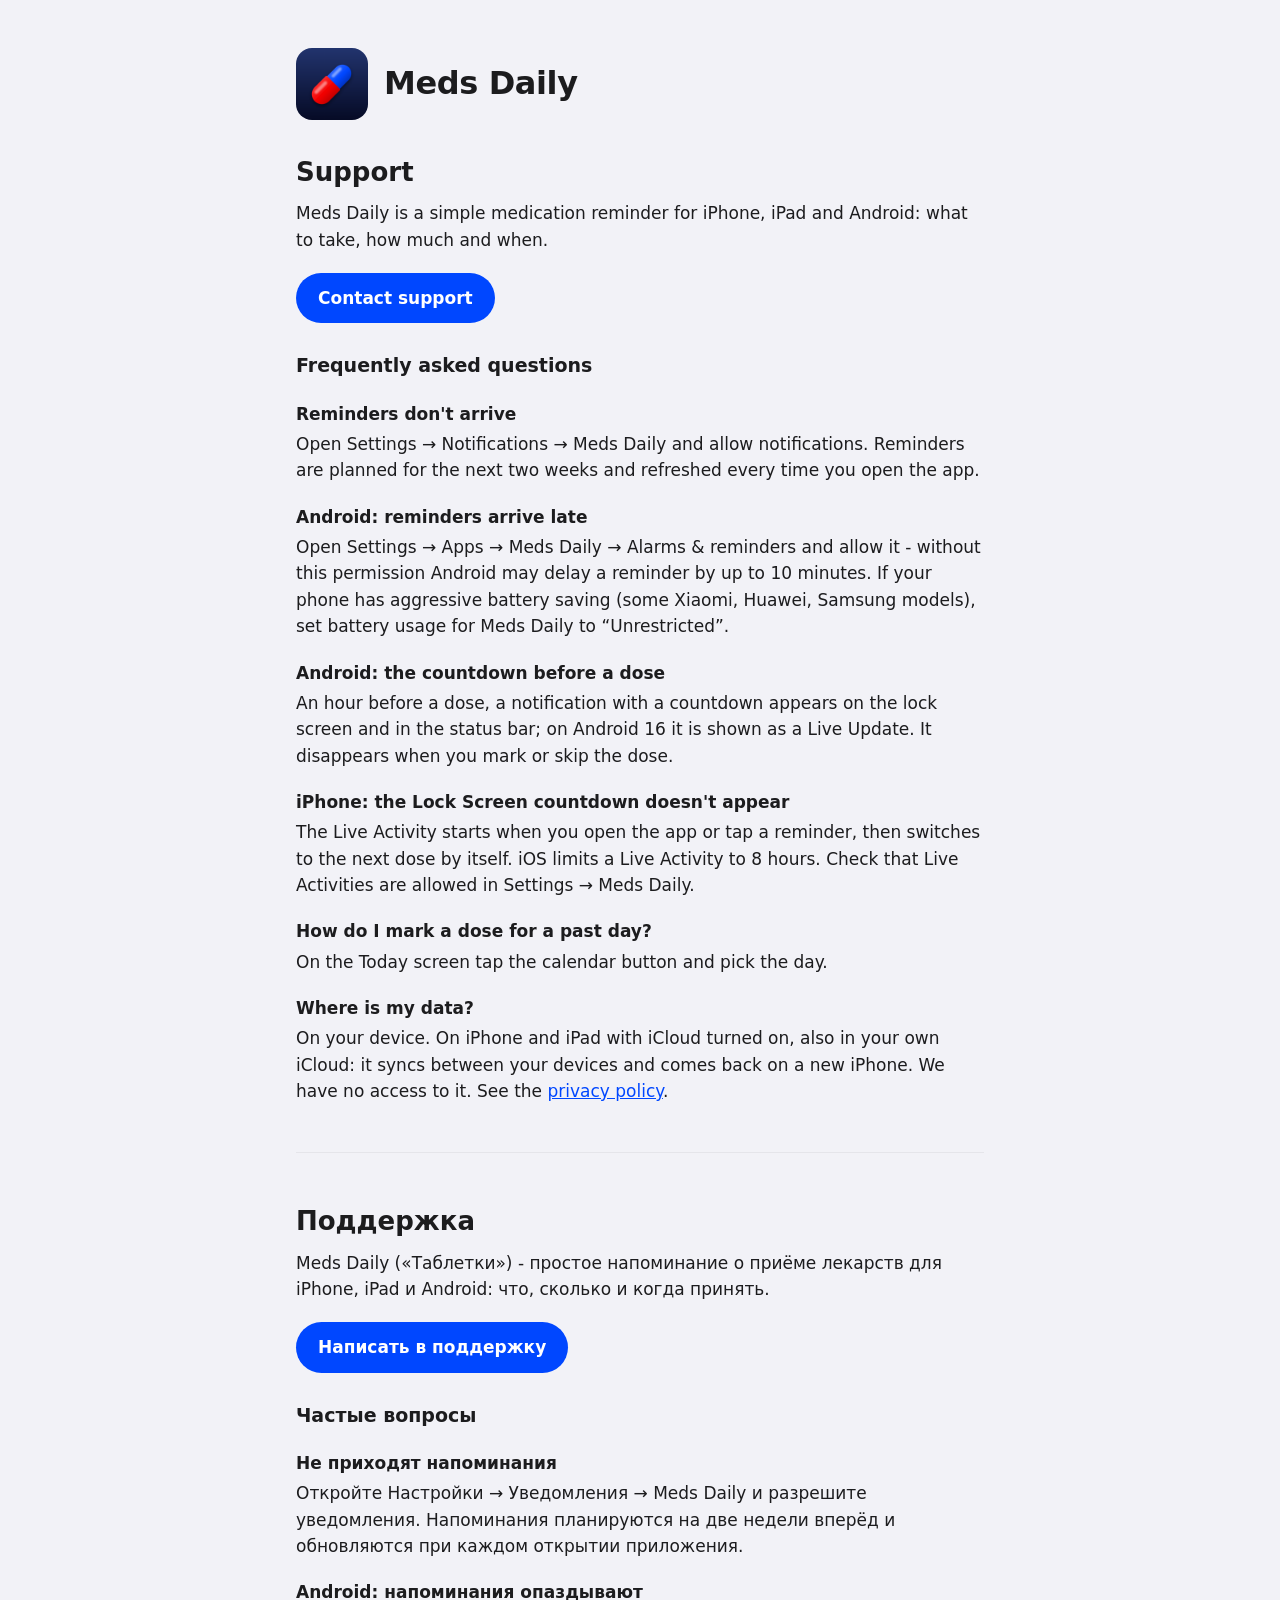
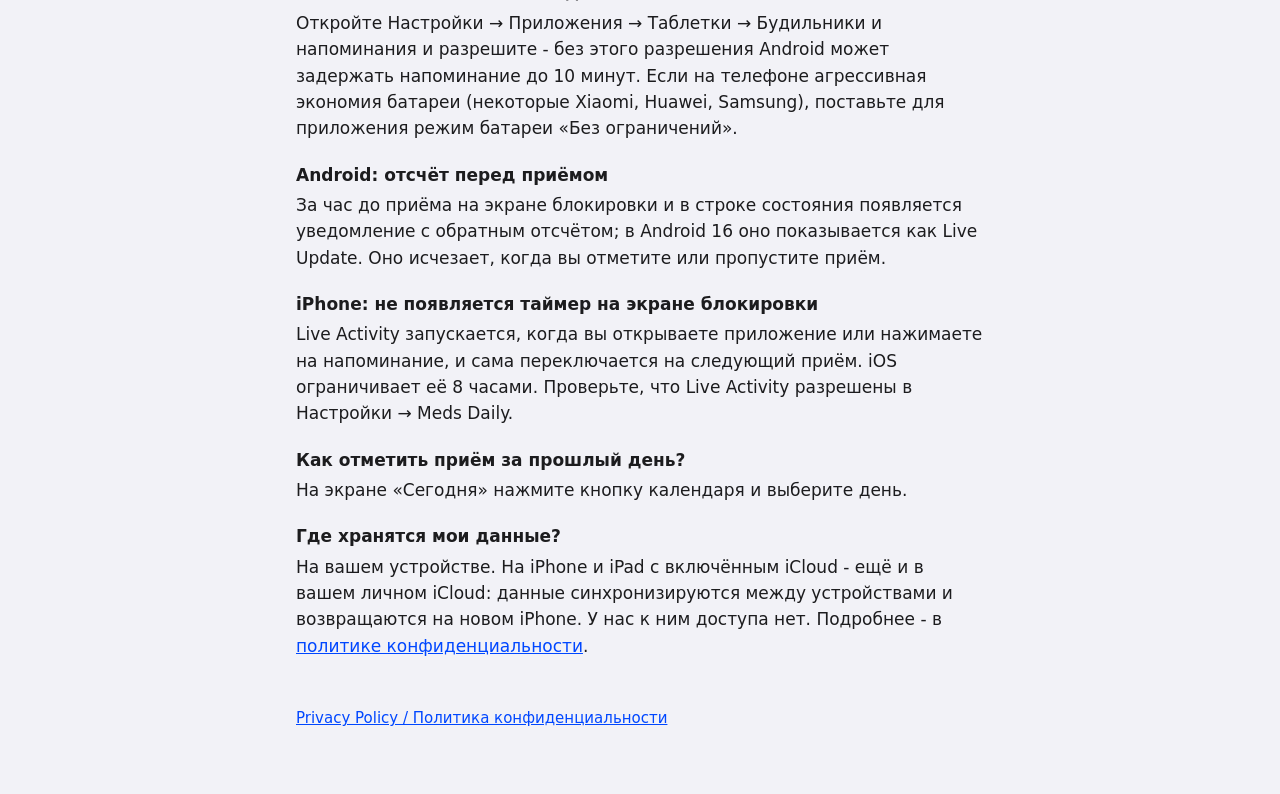
<file: index.html>
<!doctype html>
<html lang="en">
<head>
<meta charset="utf-8">
<meta name="viewport" content="width=device-width, initial-scale=1">
<title>Meds Daily - Support</title>
<link rel="stylesheet" href="style.css">
</head>
<body>
<main>
  <header>
    <img src="icon.png" alt="" width="72" height="72">
    <h1>Meds Daily</h1>
  </header>

  <section lang="en">
    <h2>Support</h2>
    <p>Meds Daily is a simple medication reminder for iPhone, iPad and Android: what to take, how much and when.</p>
    <p class="cta"><a class="button" href="https://github.com/AnriMG/meds-daily/issues/new">Contact support</a></p>
    <h3>Frequently asked questions</h3>
    <h4>Reminders don't arrive</h4>
    <p>Open Settings → Notifications → Meds Daily and allow notifications. Reminders are planned for the next two weeks and refreshed every time you open the app.</p>
    <h4>Android: reminders arrive late</h4>
    <p>Open Settings → Apps → Meds Daily → Alarms &amp; reminders and allow it - without this permission Android may delay a reminder by up to 10 minutes. If your phone has aggressive battery saving (some Xiaomi, Huawei, Samsung models), set battery usage for Meds Daily to “Unrestricted”.</p>
    <h4>Android: the countdown before a dose</h4>
    <p>An hour before a dose, a notification with a countdown appears on the lock screen and in the status bar; on Android 16 it is shown as a Live Update. It disappears when you mark or skip the dose.</p>
    <h4>iPhone: the Lock Screen countdown doesn't appear</h4>
    <p>The Live Activity starts when you open the app or tap a reminder, then switches to the next dose by itself. iOS limits a Live Activity to 8 hours. Check that Live Activities are allowed in Settings → Meds Daily.</p>
    <h4>How do I mark a dose for a past day?</h4>
    <p>On the Today screen tap the calendar button and pick the day.</p>
    <h4>Where is my data?</h4>
    <p>On your device. On iPhone and iPad with iCloud turned on, also in your own iCloud: it syncs between your devices and comes back on a new iPhone. We have no access to it. See the <a href="privacy.html">privacy policy</a>.</p>
  </section>

  <hr>

  <section lang="ru">
    <h2>Поддержка</h2>
    <p>Meds Daily («Таблетки») - простое напоминание о приёме лекарств для iPhone, iPad и Android: что, сколько и когда принять.</p>
    <p class="cta"><a class="button" href="https://github.com/AnriMG/meds-daily/issues/new">Написать в поддержку</a></p>
    <h3>Частые вопросы</h3>
    <h4>Не приходят напоминания</h4>
    <p>Откройте Настройки → Уведомления → Meds Daily и разрешите уведомления. Напоминания планируются на две недели вперёд и обновляются при каждом открытии приложения.</p>
    <h4>Android: напоминания опаздывают</h4>
    <p>Откройте Настройки → Приложения → Таблетки → Будильники и напоминания и разрешите - без этого разрешения Android может задержать напоминание до 10 минут. Если на телефоне агрессивная экономия батареи (некоторые Xiaomi, Huawei, Samsung), поставьте для приложения режим батареи «Без ограничений».</p>
    <h4>Android: отсчёт перед приёмом</h4>
    <p>За час до приёма на экране блокировки и в строке состояния появляется уведомление с обратным отсчётом; в Android 16 оно показывается как Live Update. Оно исчезает, когда вы отметите или пропустите приём.</p>
    <h4>iPhone: не появляется таймер на экране блокировки</h4>
    <p>Live Activity запускается, когда вы открываете приложение или нажимаете на напоминание, и сама переключается на следующий приём. iOS ограничивает её 8 часами. Проверьте, что Live Activity разрешены в Настройки → Meds Daily.</p>
    <h4>Как отметить приём за прошлый день?</h4>
    <p>На экране «Сегодня» нажмите кнопку календаря и выберите день.</p>
    <h4>Где хранятся мои данные?</h4>
    <p>На вашем устройстве. На iPhone и iPad с включённым iCloud - ещё и в вашем личном iCloud: данные синхронизируются между устройствами и возвращаются на новом iPhone. У нас к ним доступа нет. Подробнее - в <a href="privacy.html">политике конфиденциальности</a>.</p>
  </section>

  <footer><a href="privacy.html">Privacy Policy / Политика конфиденциальности</a></footer>
</main>
</body>
</html>
</file>
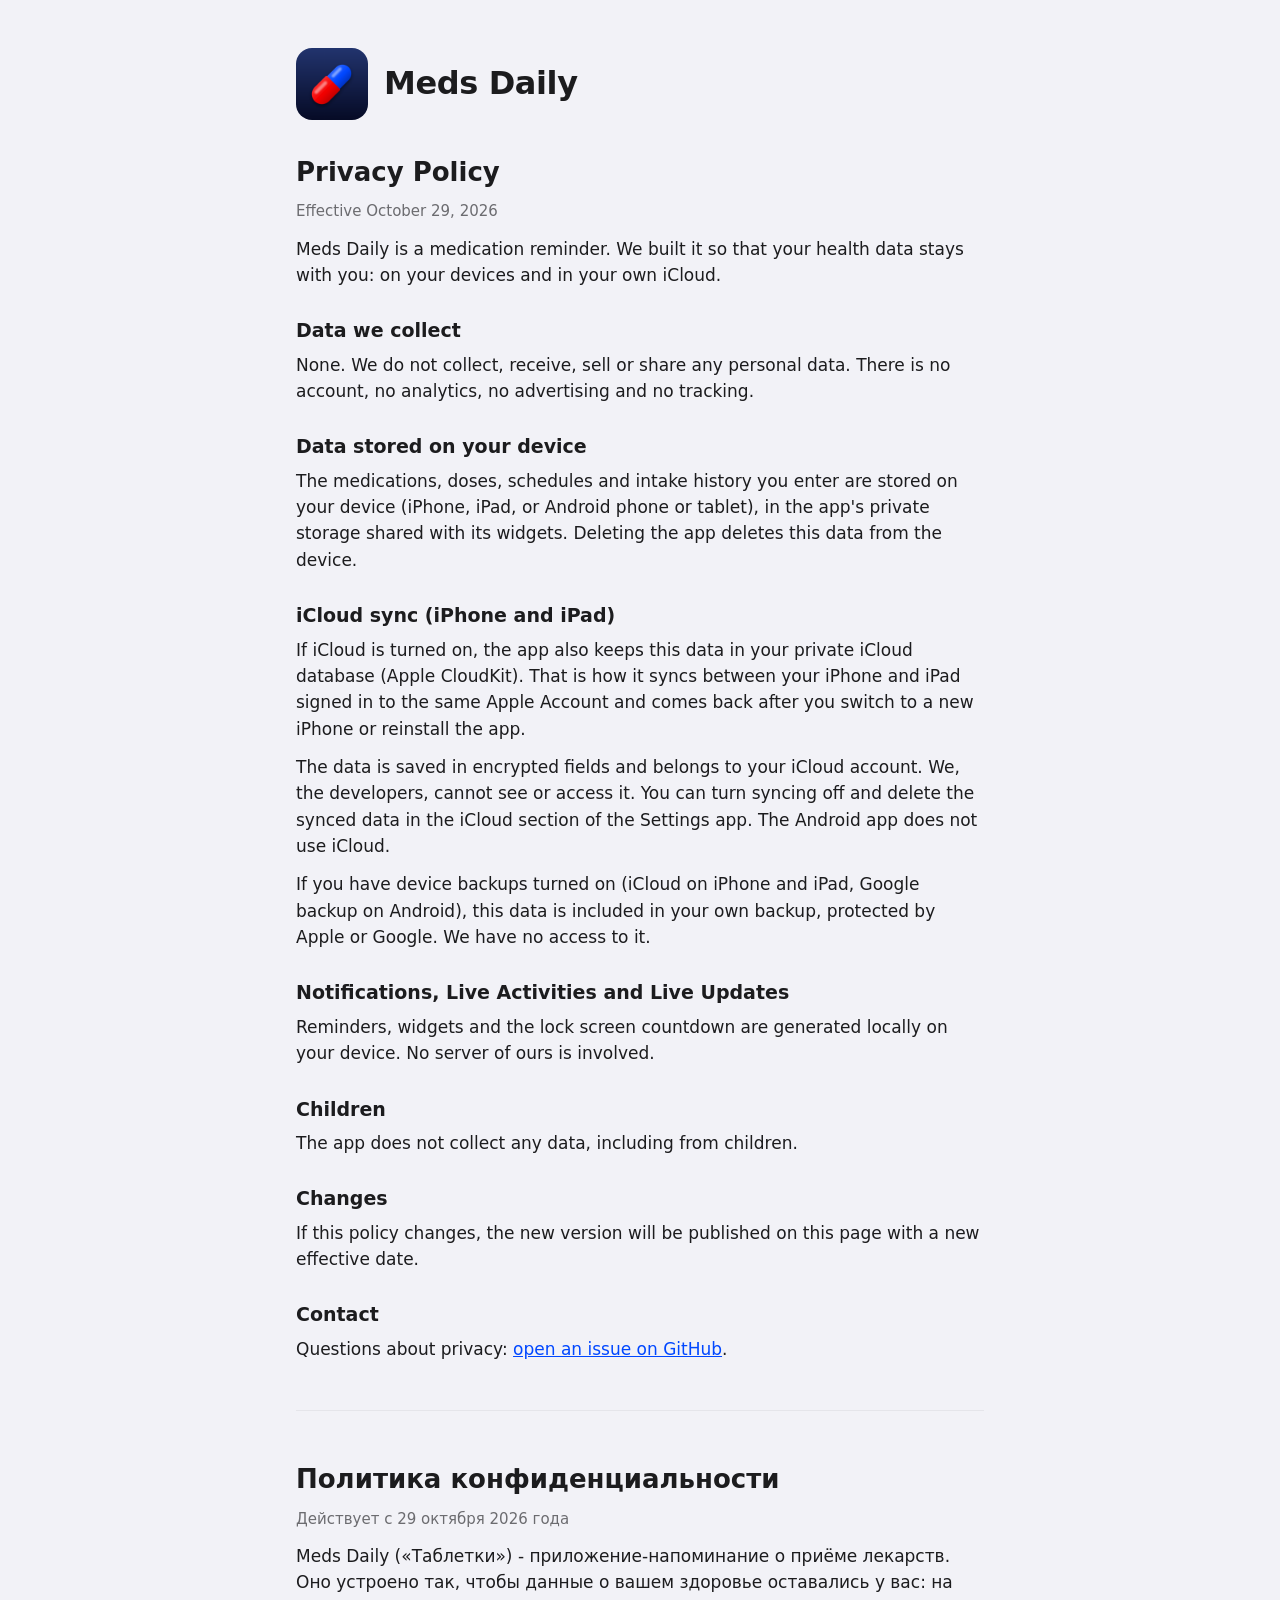
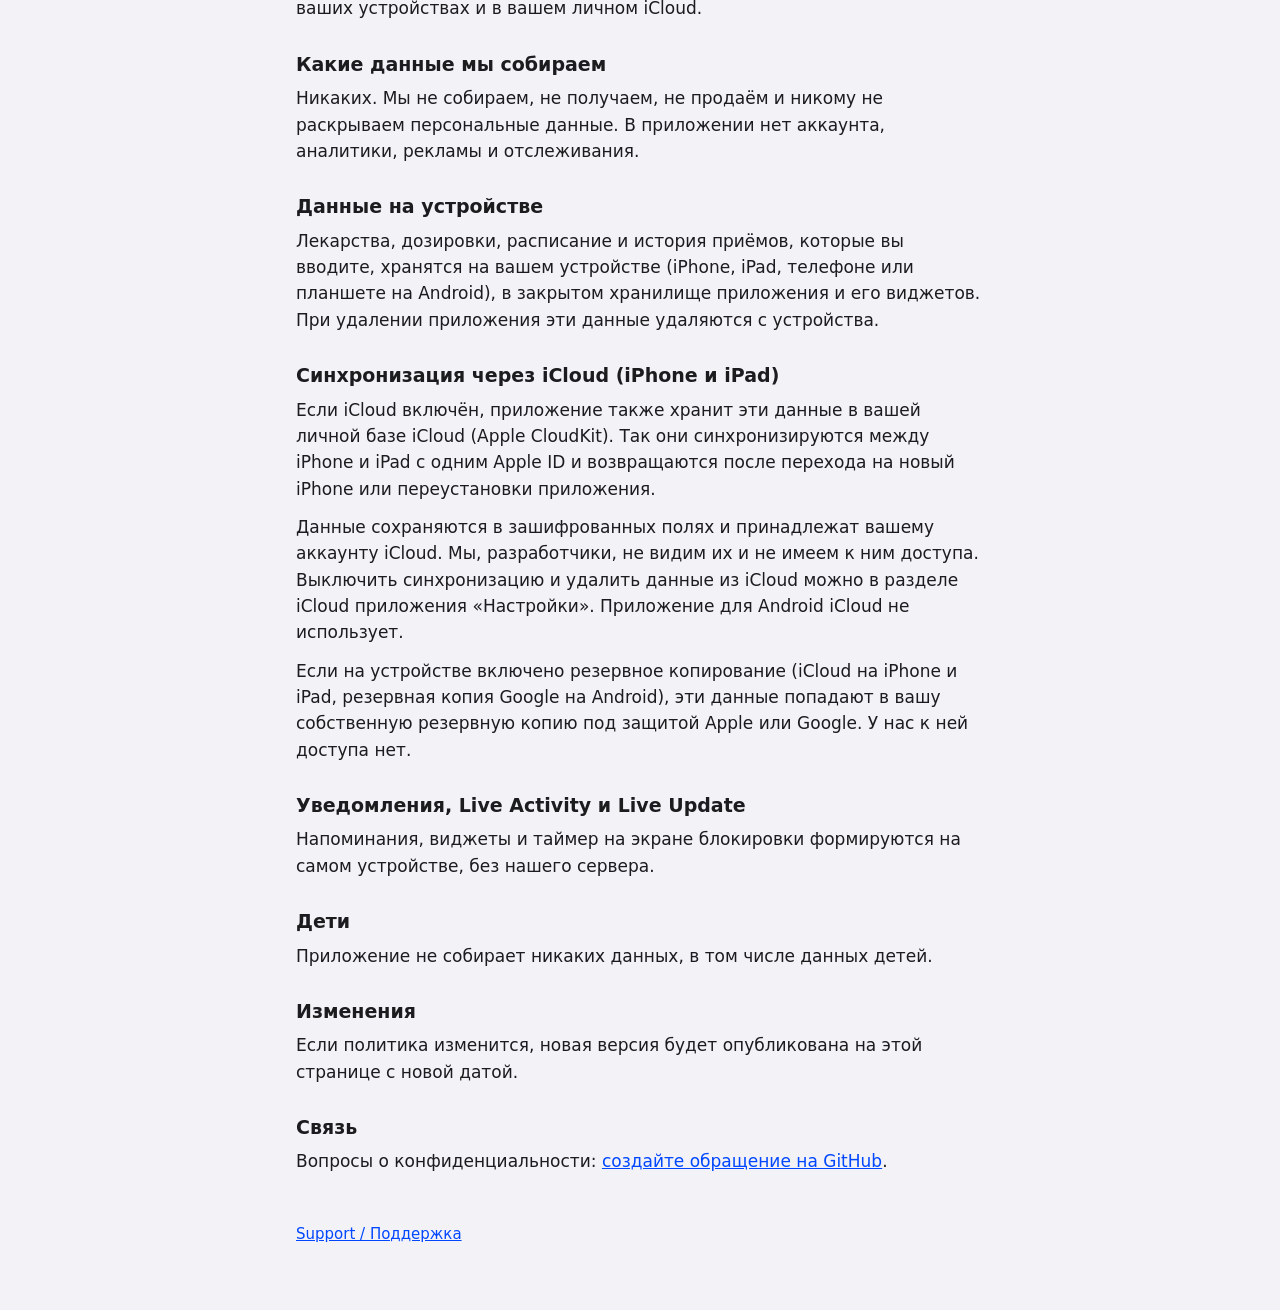
<file: privacy.html>
<!doctype html>
<html lang="en">
<head>
<meta charset="utf-8">
<meta name="viewport" content="width=device-width, initial-scale=1">
<title>Meds Daily - Privacy Policy</title>
<link rel="stylesheet" href="style.css">
</head>
<body>
<main>
  <header>
    <img src="icon.png" alt="" width="72" height="72">
    <h1>Meds Daily</h1>
  </header>

  <section lang="en">
    <h2>Privacy Policy</h2>
    <p class="muted">Effective October 29, 2026</p>
    <p>Meds Daily is a medication reminder. We built it so that your health data stays with you: on your devices and in your own iCloud.</p>
    <h3>Data we collect</h3>
    <p>None. We do not collect, receive, sell or share any personal data. There is no account, no analytics, no advertising and no tracking.</p>
    <h3>Data stored on your device</h3>
    <p>The medications, doses, schedules and intake history you enter are stored on your device (iPhone, iPad, or Android phone or tablet), in the app's private storage shared with its widgets. Deleting the app deletes this data from the device.</p>
    <h3>iCloud sync (iPhone and iPad)</h3>
    <p>If iCloud is turned on, the app also keeps this data in your private iCloud database (Apple CloudKit). That is how it syncs between your iPhone and iPad signed in to the same Apple Account and comes back after you switch to a new iPhone or reinstall the app.</p>
    <p>The data is saved in encrypted fields and belongs to your iCloud account. We, the developers, cannot see or access it. You can turn syncing off and delete the synced data in the iCloud section of the Settings app. The Android app does not use iCloud.</p>
    <p>If you have device backups turned on (iCloud on iPhone and iPad, Google backup on Android), this data is included in your own backup, protected by Apple or Google. We have no access to it.</p>
    <h3>Notifications, Live Activities and Live Updates</h3>
    <p>Reminders, widgets and the lock screen countdown are generated locally on your device. No server of ours is involved.</p>
    <h3>Children</h3>
    <p>The app does not collect any data, including from children.</p>
    <h3>Changes</h3>
    <p>If this policy changes, the new version will be published on this page with a new effective date.</p>
    <h3>Contact</h3>
    <p>Questions about privacy: <a href="https://github.com/AnriMG/meds-daily/issues">open an issue on GitHub</a>.</p>
  </section>

  <hr>

  <section lang="ru">
    <h2>Политика конфиденциальности</h2>
    <p class="muted">Действует с 29 октября 2026 года</p>
    <p>Meds Daily («Таблетки») - приложение-напоминание о приёме лекарств. Оно устроено так, чтобы данные о вашем здоровье оставались у вас: на ваших устройствах и в вашем личном iCloud.</p>
    <h3>Какие данные мы собираем</h3>
    <p>Никаких. Мы не собираем, не получаем, не продаём и никому не раскрываем персональные данные. В приложении нет аккаунта, аналитики, рекламы и отслеживания.</p>
    <h3>Данные на устройстве</h3>
    <p>Лекарства, дозировки, расписание и история приёмов, которые вы вводите, хранятся на вашем устройстве (iPhone, iPad, телефоне или планшете на Android), в закрытом хранилище приложения и его виджетов. При удалении приложения эти данные удаляются с устройства.</p>
    <h3>Синхронизация через iCloud (iPhone и iPad)</h3>
    <p>Если iCloud включён, приложение также хранит эти данные в вашей личной базе iCloud (Apple CloudKit). Так они синхронизируются между iPhone и iPad с одним Apple ID и возвращаются после перехода на новый iPhone или переустановки приложения.</p>
    <p>Данные сохраняются в зашифрованных полях и принадлежат вашему аккаунту iCloud. Мы, разработчики, не видим их и не имеем к ним доступа. Выключить синхронизацию и удалить данные из iCloud можно в разделе iCloud приложения «Настройки». Приложение для Android iCloud не использует.</p>
    <p>Если на устройстве включено резервное копирование (iCloud на iPhone и iPad, резервная копия Google на Android), эти данные попадают в вашу собственную резервную копию под защитой Apple или Google. У нас к ней доступа нет.</p>
    <h3>Уведомления, Live Activity и Live Update</h3>
    <p>Напоминания, виджеты и таймер на экране блокировки формируются на самом устройстве, без нашего сервера.</p>
    <h3>Дети</h3>
    <p>Приложение не собирает никаких данных, в том числе данных детей.</p>
    <h3>Изменения</h3>
    <p>Если политика изменится, новая версия будет опубликована на этой странице с новой датой.</p>
    <h3>Связь</h3>
    <p>Вопросы о конфиденциальности: <a href="https://github.com/AnriMG/meds-daily/issues">создайте обращение на GitHub</a>.</p>
  </section>

  <footer><a href="./">Support / Поддержка</a></footer>
</main>
</body>
</html>
</file>
<file: style.css>
:root {
  --text: #1c1c1e;
  --muted: #6c6c70;
  --background: #f2f2f7;
  --card: #ffffff;
  --blue: #0047ff;
  --line: #e5e5ea;
}
@media (prefers-color-scheme: dark) {
  :root {
    --text: #f2f2f7;
    --muted: #a1a1a6;
    --background: #0b1029;
    --card: #161d3d;
    --blue: #5b8cff;
    --line: #2a335c;
  }
}
* { box-sizing: border-box; }
body {
  margin: 0;
  background: var(--background);
  color: var(--text);
  font: 17px/1.55 -apple-system, BlinkMacSystemFont, "SF Pro Text", system-ui, sans-serif;
}
main {
  max-width: 720px;
  margin: 0 auto;
  padding: 48px 16px 64px;
}
header { display: flex; align-items: center; gap: 16px; margin-bottom: 32px; }
header img { border-radius: 16px; }
h1 { margin: 0; font-size: 32px; letter-spacing: -0.4px; }
h2 { font-size: 26px; margin: 0 0 8px; }
h3 { font-size: 19px; margin: 28px 0 6px; }
h4 { font-size: 17px; margin: 20px 0 4px; }
p { margin: 0 0 12px; }
.muted { color: var(--muted); font-size: 15px; }
a { color: var(--blue); }
.cta { margin: 20px 0 8px; }
.button {
  display: inline-block;
  padding: 12px 22px;
  border-radius: 999px;
  background: var(--blue);
  color: #fff;
  font-weight: 600;
  text-decoration: none;
}
hr { border: 0; border-top: 1px solid var(--line); margin: 48px 0; }
footer { margin-top: 48px; color: var(--muted); font-size: 15px; }
</file>
